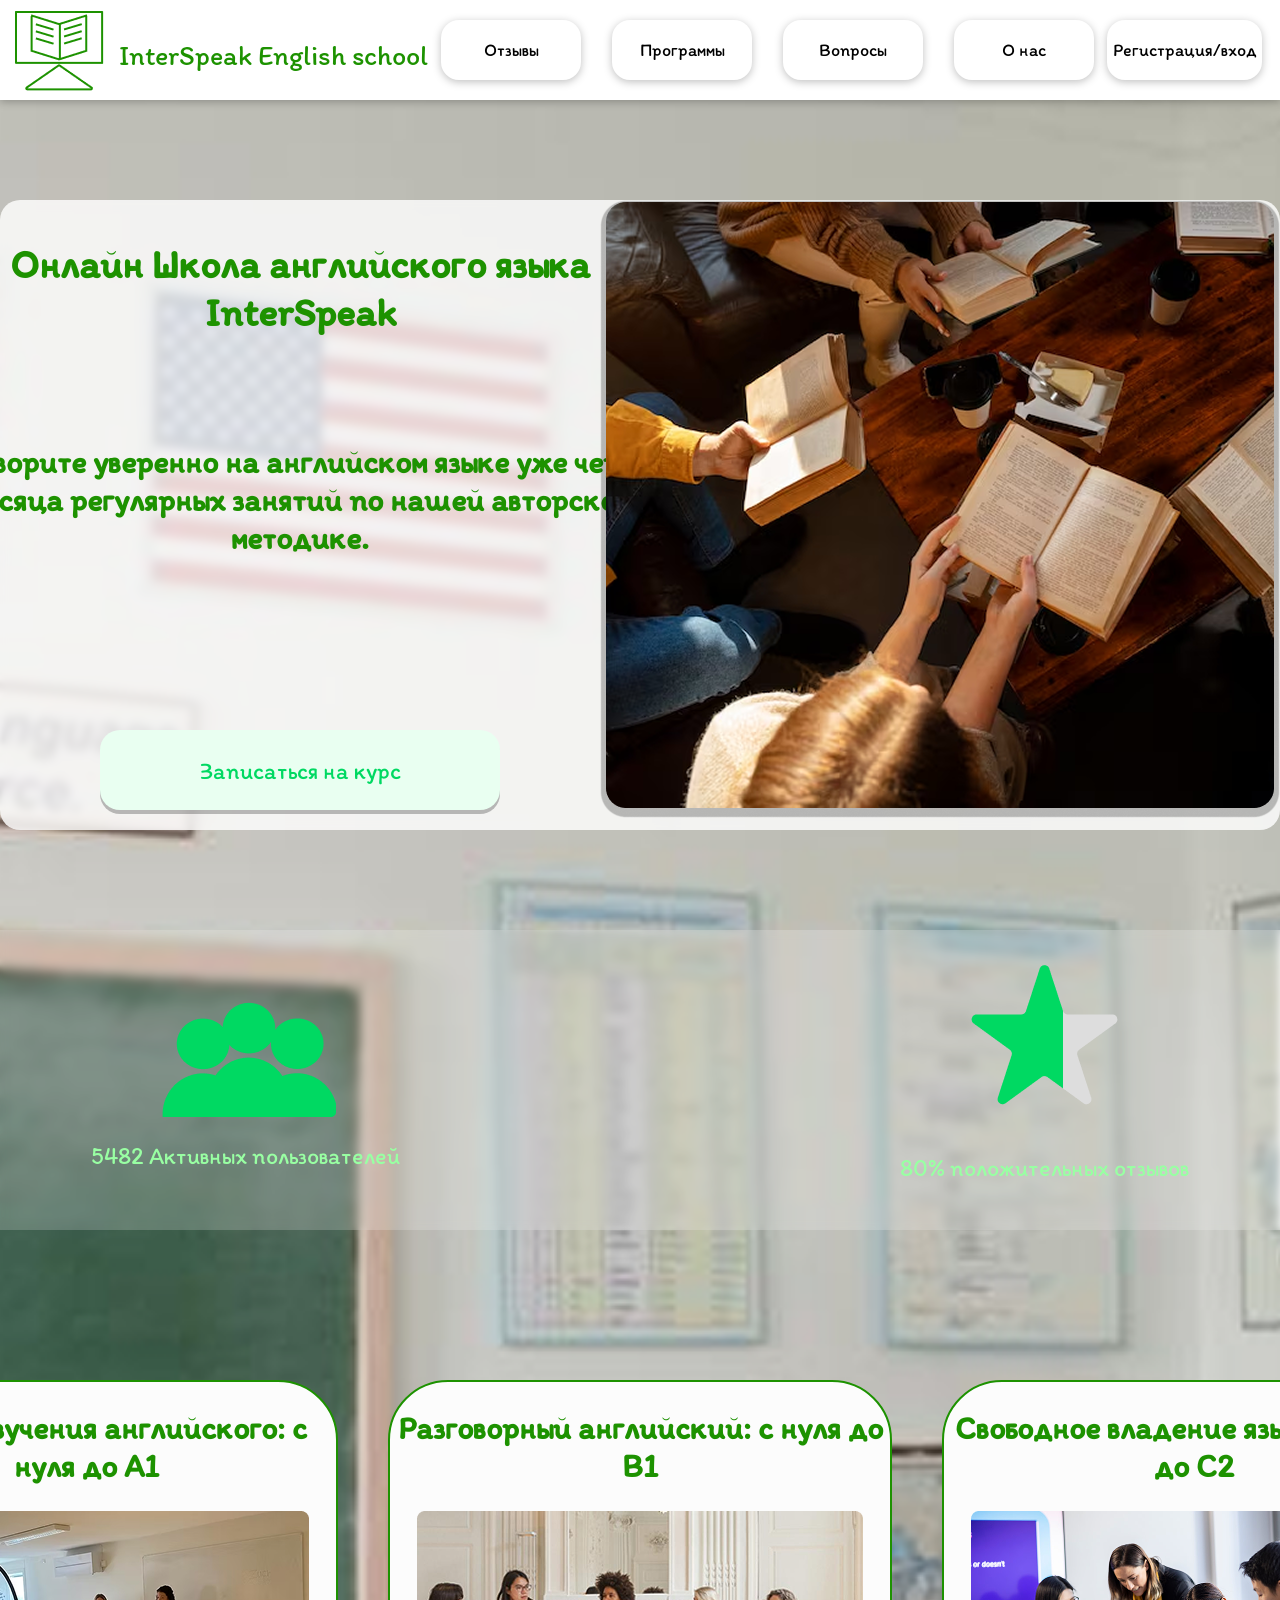
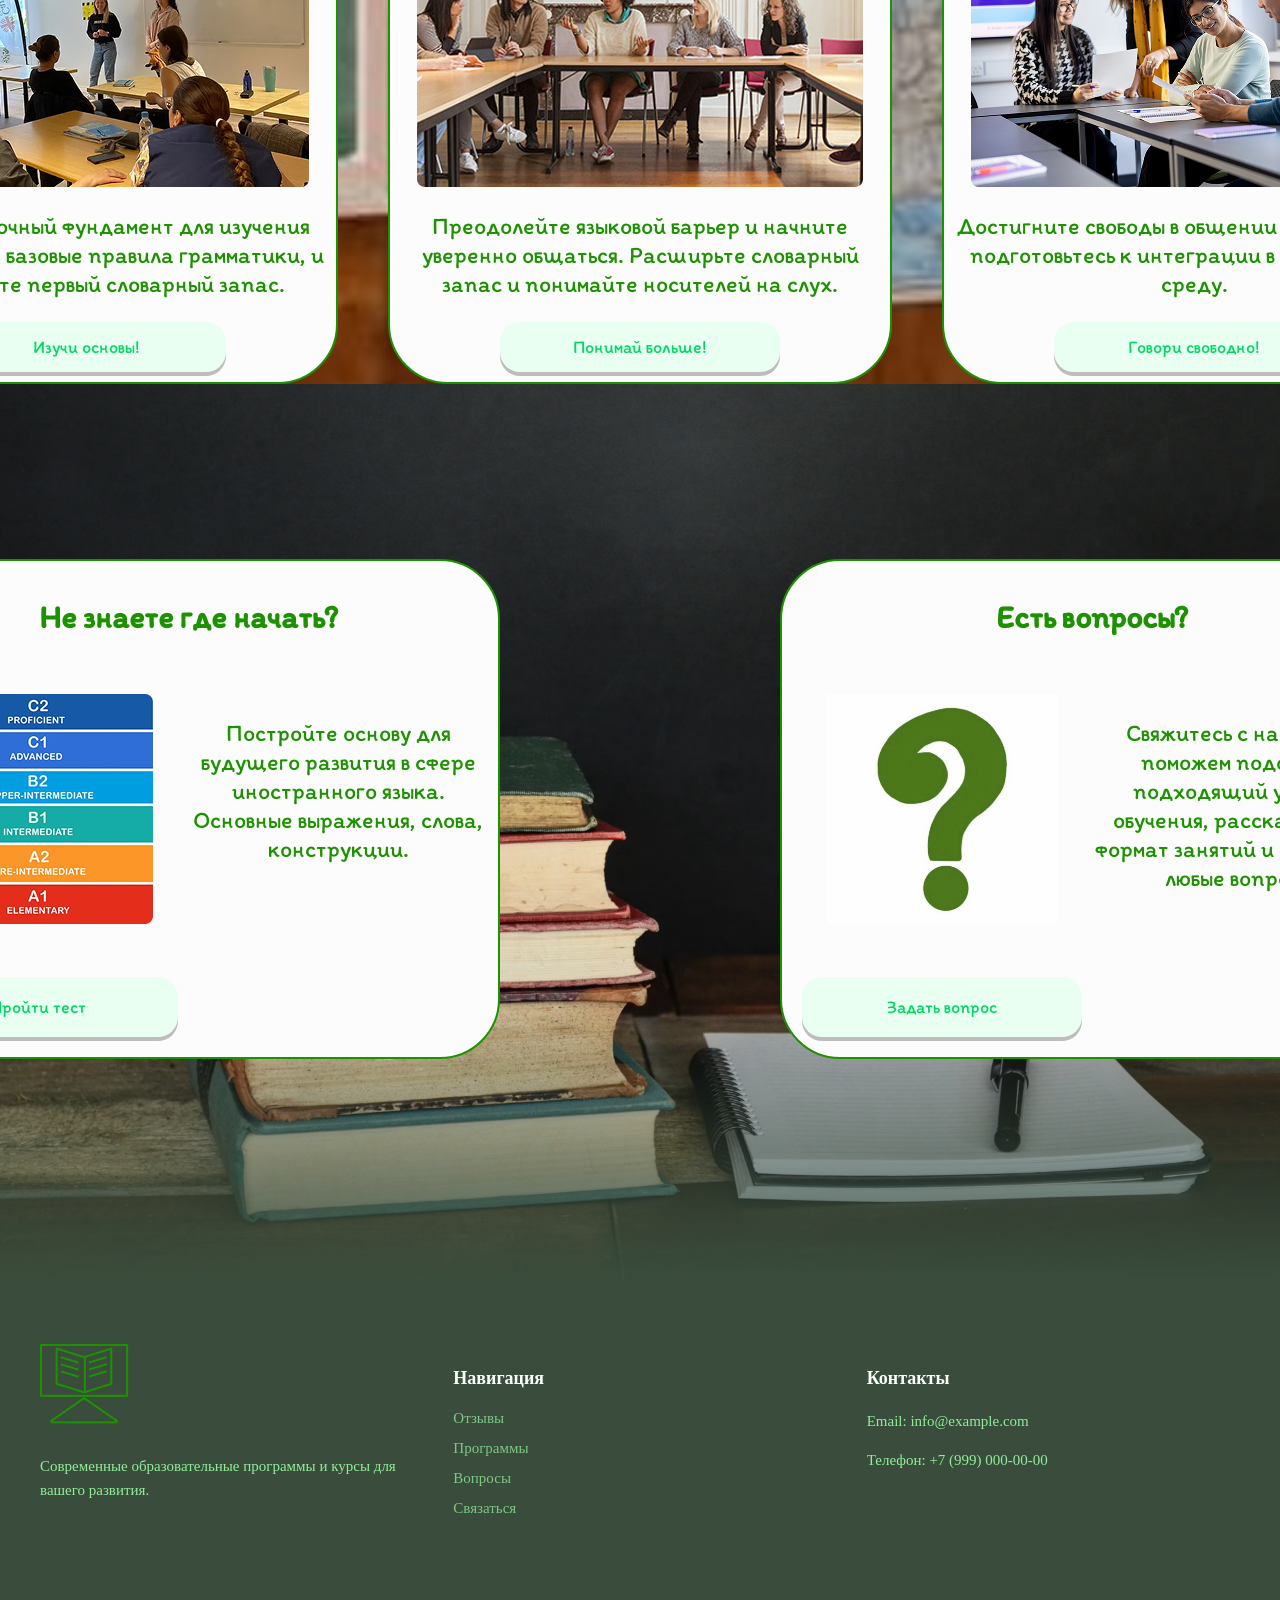
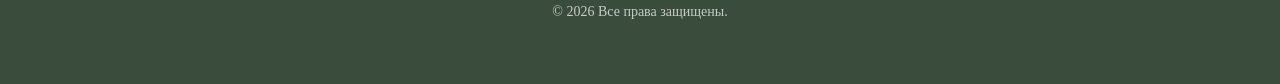
<file: public/pages/index.html>
<!DOCTYPE html>
<html lang="">
  <head>
    <meta charset="utf-8">
    <link rel="stylesheet" href="../assets/css/style.css">
    <title></title>
  </head>
  <body>
    <div class="background-container">
      <section class="bg-section bg-classroom">
        <header>
          <nav>
            <div class="headerWrap">
              <img src="../assets/images/Icons/logo.png" alt="Logo" style="margin-right: 15px; margin-left: 15px;">
              <div class="headerTitle">InterSpeak English school</div>
            </div>
            <div class="headerButtonRow">
              <button class="headerBtn">Отзывы</button>
              <button class="headerBtn" onclick="location.href='catalog.html'">Программы</button>
              <button class="headerBtn">Вопросы</button>
              <button class="headerBtn">О нас</button>
            </div>
            <button class="headerBtn" style="margin-right: 2vh;" id="mainPageRegBtn">Регистрация/вход</button>
            
          </nav>
        </header>
        
        <main>
          <!-- Main Information -->
          <section class="infoBlock">
            <div class="infoText">
              <h1 class="infoTextTitle">Онлайн Школа английского языка InterSpeak</h1>
              <h2 class="infoTextContent">Заговорите уверенно на английском языке уже через 2 месяца регулярных занятий по нашей авторской методике.</h2>
              <button class="infoBlockButton">Записаться на курс</button>
            </div>
            <img src="../assets/images/hero/heroBook.png" alt="heroBook">
          </section>
          <!-- Statistics -->
          <section class="statisticsBlock">
            <div class="concurrentUsers">
              <img src="../assets/images/Icons/communityIcon.png" alt="users">
              <p>5482 Активных пользователей</p>
            </div>
            <div class="totalRating">
            <img src="../assets/images/Icons/ratingIcon.png" alt="rating">
            <p>80% положительных отзывов</p>
            </div>
          </section>
          <!-- Level cards -->
          <section class="cardsList">
            <div class="levelCard">
              <h2 class="cardTitle">Основы изучения английского: с нуля до A1</h2>
              <img src="../assets/images/hero/A1levelHero.png" alt="level A1">
              <p class="cardText">Заложите прочный фундамент для изучения языка. Освойте базовые правила грамматики, и сформируйте первый словарный запас.</p>
              <button class="cardButton">Изучи основы!</button>
            </div>
            <div class="levelCard">
              <h2 class="cardTitle">Разговорный английский: с нуля до B1</h2>
              <img src="../assets/images/hero/B1levelHero.png" alt="level B1">
              <p class="cardText">Преодолейте языковой барьер и начните уверенно общаться. Расширьте словарный запас и понимайте носителей на слух.</p>
              <button class="cardButton">Понимай больше!</button>
            </div>
            <div class="levelCard">
              <h2 class="cardTitle">Свободное владение языком: с нуля до C2</h2>
              <img src="../assets/images/hero/C1levelHero.png" alt="level C1">
              <p class="cardText">Достигните свободы в общении на любые темы. подготовьтесь к интеграции в англоязычную среду.</p>
              <button class="cardButton">Говори свободно!</button>
            </div>
          </section>
          <!-- misc cards -->
          <section class="bg-section bg-books">
            <section class="bottomCards">
              <div class="bottomCard">
                <h2 class="cardTitle" style="grid-column: span 2;">Не знаете где начать?</h2>
                <img src="../assets/images/hero/testHero.png" alt="test" class="bottomCardContent CardImage">
                <p class="cardText" style="grid-column: 2;">Постройте основу для будущего развития в сфере иностранного языка. Основные выражения, слова, конструкции.</p>
                <button class="cardButton bottomCardButton">Пройти тест</button>
              </div>
              <div class="bottomCard">
                <h2 class="cardTitle" style="grid-column: span 2; justify-self: center;">Есть вопросы?</h2>
                <img src="../assets/images/hero/questionmark.jpg" alt="level A1" class="bottomCardContent bottomCardImage">
                <p class="cardText">Свяжитесь с нами — мы поможем подобрать подходящий уровень обучения, расскажем про формат занятий и ответим на любые вопросы.</p>
                <button class="cardButton bottomCardButton" style="grid-row: 3;">Задать вопрос</button>
              </div>
            </section>
        </section>
        </main>
      
    </div>
    <footer>
      <div class="footer-container">
    <div class="footer-col">
      <div class="footer-logo">
        <img src="../assets/images/Icons/logo.png" alt="logo">
      </div>
      <p class="footer-text">Современные образовательные программы и курсы для вашего развития.</p>
    </div>
    <div class="footer-col">
      <h4>Навигация</h4>
      <ul class="footer-links">
        <li><a href="#">Отзывы</a></li>
        <li><a href="#">Программы</a></li>
        <li><a href="#">Вопросы</a></li>
        <li><a href="#">Связаться</a></li>
      </ul>
    </div>

    <div class="footer-col">
      <h4>Контакты</h4>
      <p class="footer-text">Email: info@example.com</p>
      <p class="footer-text">Телефон: +7 (999) 000-00-00</p>
    </div>
  </div>

  <div class="footer-bottom">
    <p>&copy; 2026 Все права защищены.</p>
  </div>
    </footer>
    <!-- Authorization/registration Popup -->
     <section class="popup visibleFalse" id="regPopup">
      <div class="popupShadow">
      <section class="popupAuthReg">
        <button class="popupCloseButton" id="registrationCloseBtn">Закрыть</button>
        <div class="authRegSelection">
          <button class="authRegSelectionButton" id="registrationSwitchBtn" disabled >Регистрация</button>
          <button class="authRegSelectionButton" id="authorizationSwitchBtn">Вход</button>
        </div>
        <div class="signSelection">
          <!-- Regisration block -->
          <form action="" class="registrationForm" id="registrationFormBlock">
            <div class="regFormSect" id="registrationNameFormField">
              <label for="registrationNameFormField" class="formFieldLabel">Имя</label>
              <input type="text" class="formField">
              <label for="registrationNameFormField" class="formFieldError"></label>
            </div>
            <div class="regFormSect" id="registrationEmailFormField">
              <label for="registrationEmailFormField" class="formFieldLabel">Email</label>
              <input type="text" class="formField">
              <label for="registrationEmailFormField" class="formFieldError"></label>
            </div>
            <div class="regFormSect" id="registrationPasswordFormField">
              <label for="registrationPasswordFormField" class="formFieldLabel">Пароль</label>
              <input type="text" class="formField">
              <label for="registrationPasswordFormField" class="formFieldError"></label>
            </div>
            <div class="regFormSect" id="registrationConfPassFormField">
              <label for="registrationConfPassFormField" class="formFieldLabel">Подтвердите пароль</label>
              <input type="text" class="formField">
              <label for="registrationConfPassFormField" class="formFieldError"></label>
            </div>
            <div class="regFormSectHorizontal">
              <div class="regFormSect">
                <label for="formBirthDateField" class="formFieldLabel">fsf</label>
                <input type="date" id="formBirthDateField" style="width: 140px; height: 30px; background: #F5FFF7;">
              </div>

              <div id="formGenderSelect" class="regFormSect">
                <label for="genderSelectFields" class="formFieldLabel">ваш пол</label>
                <div style="display: flex;" di="genderSelectFields">
                  <button class="genderSelectButton">
                    <img src="../assets/images/Icons/maleIcon.png" alt="maleIcon">
                  </button>
                  <button class="genderSelectButton">
                    <img src="../assets/images/Icons/femIcon.png" alt="femaleIcon">
                  </button>
                </div>
              </div>
            </div>
            <div class="regFormSectHorizontal">
                <div style="display: flex; flex-direction: column;">
                  <label for="regLevelSelect" id="regLevelLable" style="color: #1D9200;">Ваш уровень:</label>
                  <label for="regLevelLable" id="regLevelTip" class="regLowerText">
                    <link rel="stylesheet" href="">Не знаете ваш уровень?
                </label>
              </div>
              <select id="regLevelSelect" class="levelSelection">
                  <option value="0"></option>
                  <option value="">A1</option>
                  <option value="">A2</option>
                  <option value="">B1</option>
                  <option value="">B2</option>
                  <option value="">C1</option>
                  <option value="">C2</option>
              </select>
            </div>
            <div id="formAgreementBlock">
              <div class="formAgreementWrap">
                <input type="checkbox" class="formAgreement"><span class="formAgreementText">ознакомлен с пользовательским соглашением</span>
              </div>
              <div class="formAgreementWrap">
                <input type="checkbox" class="formAgreement"><span class="formAgreementText">Соглашение</span>
              </div>
            </div>
            <button class="authRegButton">Зарегистрироваться</button>
            <link rel="stylesheet" href=""><span class="regLowerText">Уже есть аккаунт?</span>
          </form>
          <!-- Authorization block -->
          <form action="" class="registrationForm visibleFalse" id="authorizationFormBlock">
            <div style="margin-top: 100px;">
             <div class="regFormSect">
              <label for="registrationNameFormField" class="formFieldLabel">Логин</label>
              <input type="text" class="formField" id="registrationNameFormField">
              <label for="registrationNameFormField" class="formFieldError">имя уже используется</label>
            </div>
            <div class="regFormSect">
              <label for="registrationPassFormField" class="formFieldLabel">Пароль</label>
              <input type="text" class="formField" id="registrationPassFormField">
              <label for="registrationPassFormField" class="formFieldError">err</label>
            </div>
            </div>
            <button class="authRegButton" style="margin-top: 100px ;">Войти</button>
          </form>
        </div>
      </section>
      </div>
     </section>
  </body>
  <script src="../assets/js/main.js"></script>
</html>
</file>
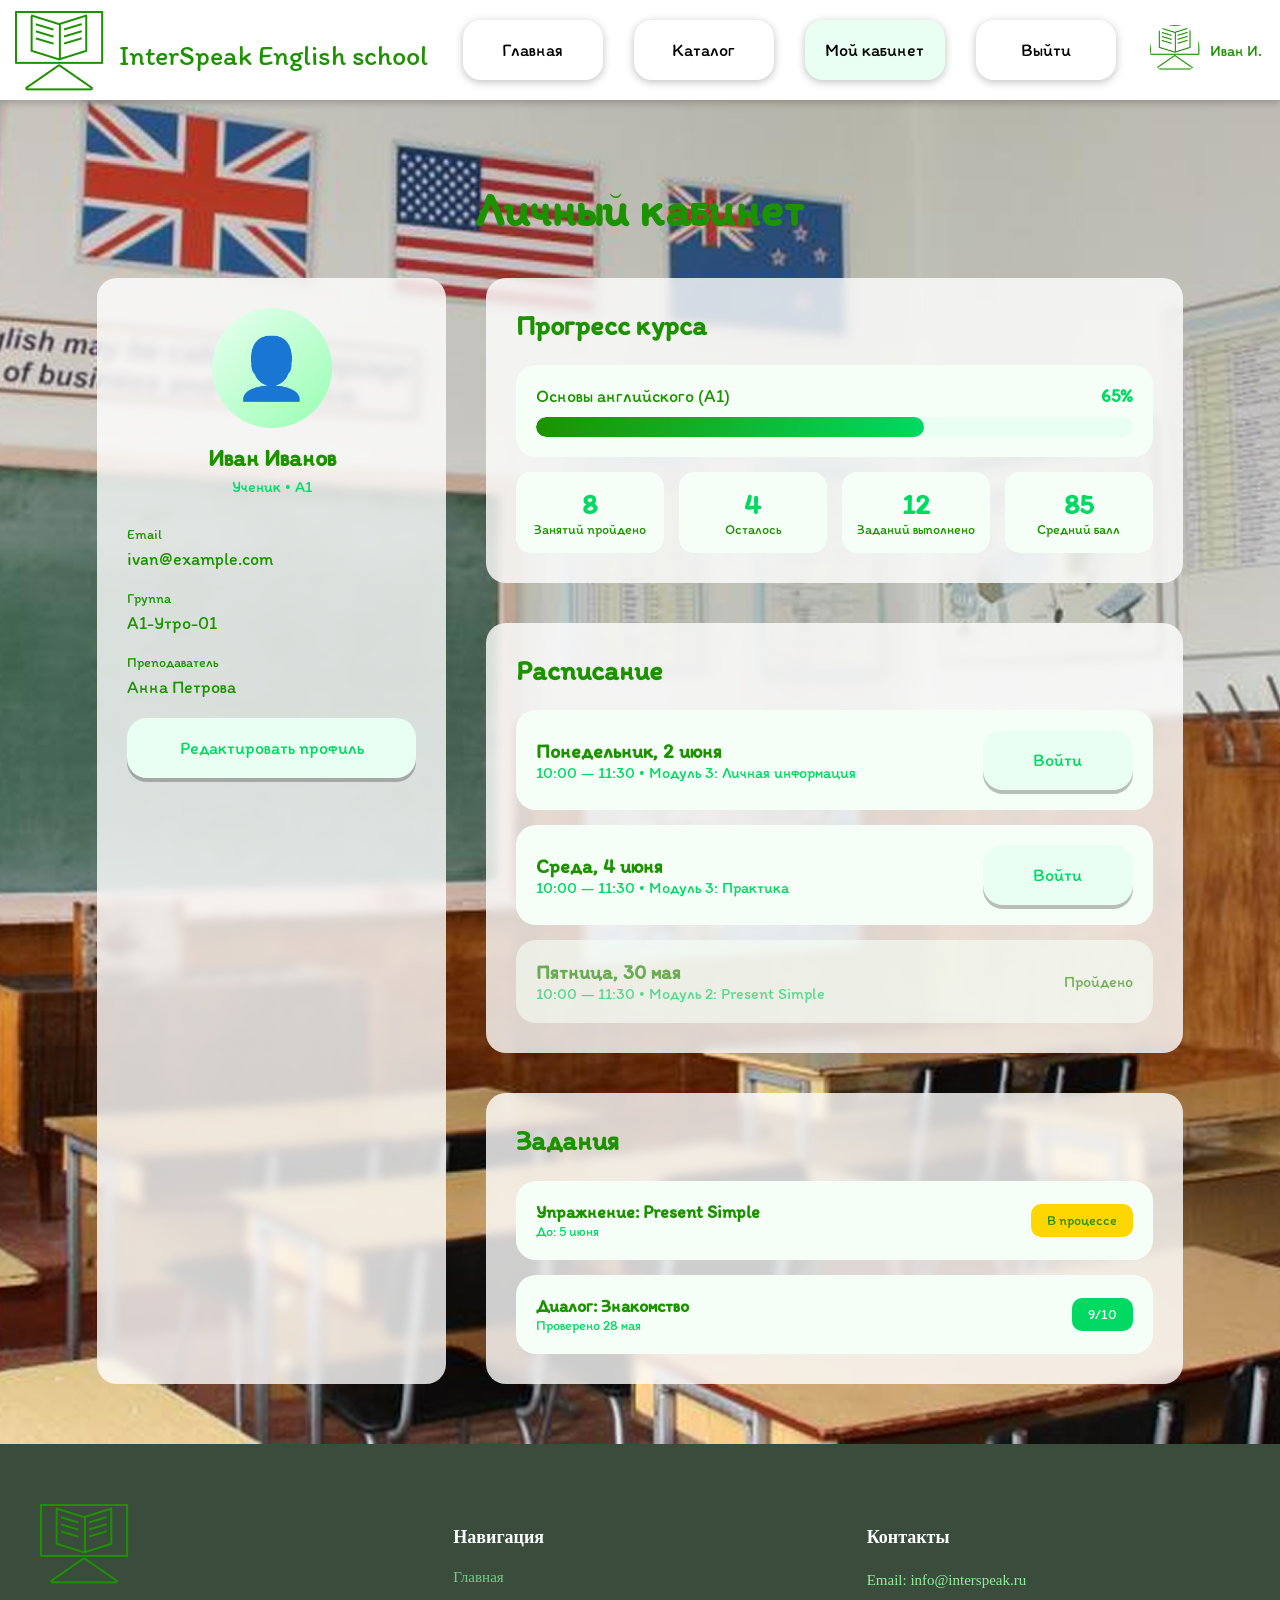
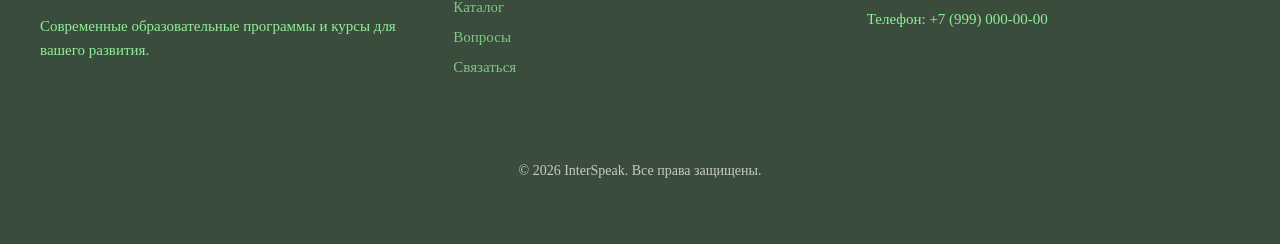
<file: public/pages/personal.html>
<!DOCTYPE html>
<html lang="ru">
<head>
    <meta charset="utf-8">
    <link rel="stylesheet" href="../assets/css/style.css">
    <title>Личный кабинет — InterSpeak</title>
</head>
<body>
    <div class="background-container">
        <section class="bg-section bg-classroom" style="min-height: 100vh; height: auto;">
            <header>
                <nav>
                    <div style="display: flex; align-items: center; margin-top: 10px;">
                        <img src="../assets/images/Icons/logo.png" alt="Logo" style="margin-right: 15px; margin-left: 15px;">
                        <div class="headerTitle">InterSpeak English school</div>
                    </div>
                    <div class="headerButtonRow">
                        <button class="headerBtn" onclick="location.href='index.html'">Главная</button>
                        <button class="headerBtn" onclick="location.href='catalog.html'">Каталог</button>
                        <button class="headerBtn" style="background: #E9FFF1;">Мой кабинет</button>
                        <button class="headerBtn">Выйти</button>
                    </div>
                    <div style="display: flex; align-items: center; margin-right: 2vh; gap: 10px;">
                        <img src="../assets/images/Icons/logo.png" alt="avatar" style="width: 50px; height: 50px; border-radius: 50%;">
                        <span style="font-family: 'Itim Cyrillic'; color: #1D9200;">Иван И.</span>
                    </div>
                </nav>
            </header>

            <main style="padding-top: 140px; padding-bottom: 60px; max-width: 1400px; margin: 0 auto;">
                
                <h1 style="font-family: 'Itim Cyrillic'; color: #1D9200; font-size: 48px; text-align: center; margin-bottom: 40px;">
                    Личный кабинет
                </h1>

                <div style="display: grid; grid-template-columns: 1fr 2fr; gap: 40px;">
                    
                    <!-- Sidebar -->
                    <div class="infoBlock" style="margin-top: 0; height: auto; display: block; padding: 30px;">
                        <div style="text-align: center; margin-bottom: 30px;">
                            <div style="width: 120px; height: 120px; border-radius: 50%; background: linear-gradient(135deg, #E9FFF1, #98FFB3); margin: 0 auto 15px; display: flex; align-items: center; justify-content: center;">
                                <span style="font-size: 60px;">👤</span>
                            </div>
                            <h2 style="font-family: 'Itim Cyrillic'; color: #1D9200; margin: 0;">Иван Иванов</h2>
                            <p style="font-family: 'Itim Cyrillic'; color: #00D962; margin: 5px 0;">Ученик • A1</p>
                        </div>
                        
                        <div style="margin-bottom: 20px;">
                            <div style="font-family: 'Itim Cyrillic'; color: #1D9200; font-size: 14px; margin-bottom: 5px;">Email</div>
                            <div style="font-family: 'Itim Cyrillic'; color: #1D9200; font-size: 18px;">ivan@example.com</div>
                        </div>
                        
                        <div style="margin-bottom: 20px;">
                            <div style="font-family: 'Itim Cyrillic'; color: #1D9200; font-size: 14px; margin-bottom: 5px;">Группа</div>
                            <div style="font-family: 'Itim Cyrillic'; color: #1D9200; font-size: 18px;">A1-Утро-01</div>
                        </div>
                        
                        <div style="margin-bottom: 20px;">
                            <div style="font-family: 'Itim Cyrillic'; color: #1D9200; font-size: 14px; margin-bottom: 5px;">Преподаватель</div>
                            <div style="font-family: 'Itim Cyrillic'; color: #1D9200; font-size: 18px;">Анна Петрова</div>
                        </div>
                        
                        <button class="cardButton" style="width: 100%; margin-left: 0;">Редактировать профиль</button>
                    </div>

                    <!-- Main Content -->
                    <div>
                        <!-- Progress -->
                        <div class="infoBlock" style="margin-top: 0; height: auto; display: block; padding: 30px; margin-bottom: 40px;">
                            <h2 style="font-family: 'Itim Cyrillic'; color: #1D9200; font-size: 28px; margin-top: 0;">Прогресс курса</h2>
                            <div style="background: #F5FFF7; border-radius: 20px; padding: 20px; margin-bottom: 15px;">
                                <div style="display: flex; justify-content: space-between; margin-bottom: 10px;">
                                    <span style="font-family: 'Itim Cyrillic'; color: #1D9200; font-size: 18px;">Основы английского (A1)</span>
                                    <span style="font-family: 'Itim Cyrillic'; color: #00D962; font-size: 18px; font-weight: bold;">65%</span>
                                </div>
                                <div style="width: 100%; height: 20px; background: #E9FFF1; border-radius: 10px; overflow: hidden;">
                                    <div style="width: 65%; height: 100%; background: linear-gradient(90deg, #1D9200, #00D962); border-radius: 10px;"></div>
                                </div>
                            </div>
                            <div style="display: grid; grid-template-columns: repeat(4, 1fr); gap: 15px; text-align: center;">
                                <div style="padding: 15px; background: #F5FFF7; border-radius: 15px;">
                                    <div style="font-family: 'Itim Cyrillic'; color: #00D962; font-size: 28px; font-weight: bold;">8</div>
                                    <div style="font-family: 'Itim Cyrillic'; color: #1D9200; font-size: 14px;">Занятий пройдено</div>
                                </div>
                                <div style="padding: 15px; background: #F5FFF7; border-radius: 15px;">
                                    <div style="font-family: 'Itim Cyrillic'; color: #00D962; font-size: 28px; font-weight: bold;">4</div>
                                    <div style="font-family: 'Itim Cyrillic'; color: #1D9200; font-size: 14px;">Осталось</div>
                                </div>
                                <div style="padding: 15px; background: #F5FFF7; border-radius: 15px;">
                                    <div style="font-family: 'Itim Cyrillic'; color: #00D962; font-size: 28px; font-weight: bold;">12</div>
                                    <div style="font-family: 'Itim Cyrillic'; color: #1D9200; font-size: 14px;">Заданий выполнено</div>
                                </div>
                                <div style="padding: 15px; background: #F5FFF7; border-radius: 15px;">
                                    <div style="font-family: 'Itim Cyrillic'; color: #00D962; font-size: 28px; font-weight: bold;">85</div>
                                    <div style="font-family: 'Itim Cyrillic'; color: #1D9200; font-size: 14px;">Средний балл</div>
                                </div>
                            </div>
                        </div>

                        <!-- Schedule -->
                        <div class="infoBlock" style="margin-top: 0; height: auto; display: block; padding: 30px; margin-bottom: 40px;">
                            <h2 style="font-family: 'Itim Cyrillic'; color: #1D9200; font-size: 28px; margin-top: 0;">Расписание</h2>
                            <div style="display: flex; flex-direction: column; gap: 15px;">
                                <div style="padding: 20px; background: #F5FFF7; border-radius: 20px; display: flex; justify-content: space-between; align-items: center;">
                                    <div>
                                        <div style="font-family: 'Itim Cyrillic'; color: #1D9200; font-size: 20px; font-weight: bold;">Понедельник, 2 июня</div>
                                        <div style="font-family: 'Itim Cyrillic'; color: #00D962; font-size: 16px;">10:00 — 11:30 • Модуль 3: Личная информация</div>
                                    </div>
                                    <button class="cardButton" style="margin: 0; width: 150px;">Войти</button>
                                </div>
                                <div style="padding: 20px; background: #F5FFF7; border-radius: 20px; display: flex; justify-content: space-between; align-items: center;">
                                    <div>
                                        <div style="font-family: 'Itim Cyrillic'; color: #1D9200; font-size: 20px; font-weight: bold;">Среда, 4 июня</div>
                                        <div style="font-family: 'Itim Cyrillic'; color: #00D962; font-size: 16px;">10:00 — 11:30 • Модуль 3: Практика</div>
                                    </div>
                                    <button class="cardButton" style="margin: 0; width: 150px;">Войти</button>
                                </div>
                                <div style="padding: 20px; background: #F5FFF7; border-radius: 20px; display: flex; justify-content: space-between; align-items: center; opacity: 0.6;">
                                    <div>
                                        <div style="font-family: 'Itim Cyrillic'; color: #1D9200; font-size: 20px; font-weight: bold;">Пятница, 30 мая</div>
                                        <div style="font-family: 'Itim Cyrillic'; color: #00D962; font-size: 16px;">10:00 — 11:30 • Модуль 2: Present Simple</div>
                                    </div>
                                    <span style="font-family: 'Itim Cyrillic'; color: #1D9200; font-size: 16px;">Пройдено</span>
                                </div>
                            </div>
                        </div>

                        <!-- Assignments -->
                        <div class="infoBlock" style="margin-top: 0; height: auto; display: block; padding: 30px;">
                            <h2 style="font-family: 'Itim Cyrillic'; color: #1D9200; font-size: 28px; margin-top: 0;">Задания</h2>
                            <div style="display: flex; flex-direction: column; gap: 15px;">
                                <div style="padding: 20px; background: #F5FFF7; border-radius: 20px; display: flex; justify-content: space-between; align-items: center;">
                                    <div>
                                        <div style="font-family: 'Itim Cyrillic'; color: #1D9200; font-size: 18px; font-weight: bold;">Упражнение: Present Simple</div>
                                        <div style="font-family: 'Itim Cyrillic'; color: #00D962; font-size: 14px;">До: 5 июня</div>
                                    </div>
                                    <span style="padding: 8px 16px; background: #FFD700; color: #1D9200; border-radius: 10px; font-family: 'Itim Cyrillic'; font-size: 14px;">В процессе</span>
                                </div>
                                <div style="padding: 20px; background: #F5FFF7; border-radius: 20px; display: flex; justify-content: space-between; align-items: center;">
                                    <div>
                                        <div style="font-family: 'Itim Cyrillic'; color: #1D9200; font-size: 18px; font-weight: bold;">Диалог: Знакомство</div>
                                        <div style="font-family: 'Itim Cyrillic'; color: #00D962; font-size: 14px;">Проверено 28 мая</div>
                                    </div>
                                    <span style="padding: 8px 16px; background: #00D962; color: white; border-radius: 10px; font-family: 'Itim Cyrillic'; font-size: 14px;">9/10</span>
                                </div>
                            </div>
                        </div>
                    </div>
                </div>

            </main>
        </section>
    </div>

    <footer>
        <div class="footer-container">
            <div class="footer-col">
                <div class="footer-logo">
                    <img src="../assets/images/Icons/logo.png" alt="logo">
                </div>
                <p class="footer-text">Современные образовательные программы и курсы для вашего развития.</p>
            </div>
            <div class="footer-col">
                <h4>Навигация</h4>
                <ul class="footer-links">
                    <li><a href="index.html">Главная</a></li>
                    <li><a href="catalog.html">Каталог</a></li>
                    <li><a href="#">Вопросы</a></li>
                    <li><a href="#">Связаться</a></li>
                </ul>
            </div>
            <div class="footer-col">
                <h4>Контакты</h4>
                <p class="footer-text">Email: info@interspeak.ru</p>
                <p class="footer-text">Телефон: +7 (999) 000-00-00</p>
            </div>
        </div>
        <div class="footer-bottom">
            <p>&copy; 2026 InterSpeak. Все права защищены.</p>
        </div>
    </footer>

    <script src="../assets/js/main.js"></script>
</body>
</html>
</file>
<file: public/assets/css/style.css>
@font-face {
    font-family: "Itim Cyrillic";
    src: url("../itimcyrillic.otf");
}
.visibleFalse {
    display: none !important; 
    
}
body {
    display: flex;
    flex-direction: column;
    min-height: 100vh;
    width: 100%;
    margin: 0;
}
a {
    text-decoration: none;
}

.background-container {
    flex: 1;
    width: 100%;
    flex: 1 0 auto;
}

.bg-section {
    width: 100%;
    background-repeat: no-repeat;
    background-position: center top;
    background-size: cover;
    flex: 1 0 auto;
    min-height: 100vh;
    height: auto;
}

.bg-books {
    background-image: linear-gradient(
        to bottom, 
        rgba(138, 180, 132, 0) 70%, 
        rgba(58, 77, 60, 1) 100%
    ), 
    url('../images/hero/BGBooks.png');
}

.bg-classroom {
    background-image: url(../images/hero/BGClassroom.png);
}
.headerWrap {
    display: flex;
    align-items: center;
    margin-top: 10px;
}
header {
    font-family: "Itim Cyrillic";
    position: fixed;
    top: 0;
    background: rgba(255, 255, 255, 1);
    display: flex;
    height: 100px;
    width: 100%;
    justify-content: space-between;
    backdrop-filter: blur(5px);
    z-index: 10;
}
nav {
    box-shadow: 0 2px 8px rgba(0, 0, 0, 0.25);
    align-items: center;
    width: 100%;
    display: flex;
    justify-content: space-between;
    flex-wrap: wrap;
}
.headerButtonRow {
    display: flex;
    gap: 31px;
    flex-wrap: wrap;
}
.headerBtn {
    font-family: "Itim Cyrillic";
    cursor: pointer;
    height: 60px;
    min-width: 140px;
    background: rgba(255, 255, 255, 0.1);
    border: 0px;
    border-radius: 2vh;
    box-shadow: 0px 2px 8px rgba(0, 0, 0, 0.25);
    font-size: 18px;
    transition: ease-in 0.1s;
}
.headerBtn:hover {
    background: rgba(255, 255, 255, 0.3);
}
.headerBtn:active {
    background: rgba(150, 150, 150, 0.2);
    box-shadow: inset 0px 2px 4px rgba(0, 0, 0, 0.15);
}
.headerTitle {
    font-size: 28px;
    color: #1D9200;
}
/* Footer */
footer {
    color: white;
    background:rgb(58, 77, 60);
    height: 400px;
    width: 100%;    
    margin: 0;
    flex-shrink: 0;
    z-index: 100;
}
.footer-container {
    max-width: 1200px;
    margin: 0 auto;
    padding: 60px 20px 40px 20px;
    display: flex;
    justify-content: space-between;
    gap: 40px;
    flex-wrap: wrap;
}

.footer-col {
    flex: 1;
    min-width: 250px;
}

.footer-logo {
    font-size: 24px;
    margin-bottom: 15px;
    font-weight: bold;
}

.footer-col h4 {
    font-size: 18px;
    margin-bottom: 20px;
    position: relative;
    font-weight: 600;
}

.footer-text {
    color:#99ffa3 ;
    font-size: 15px;
    line-height: 1.6;
    margin-bottom: 10px;
    opacity: 0.9;
}

.footer-links {
    list-style: none;
    padding: 0;
    margin: 0;
}

.footer-links li {
    margin-bottom: 12px;
}

.footer-links a {
    color: #7dc785;
    text-decoration: none;
    font-size: 15px;
    transition: opacity 0.2s ease;
}

.footer-links a:hover {
    opacity: 0.7; 
}
.footer-bottom {
    border-top: 1px solid rgba(44, 74, 47, 0.15);
    max-width: 1200px;
    margin: 0 auto;
    padding: 20px;
    text-align: center;
    font-size: 14px;
    opacity: 0.7;
}
/* mainpage */

main {
    display: flex;
    flex-direction: column;
    align-items: center;
    flex: 1 0 auto;

}

.infoBlock {
    font-family: "Itim Cyrillic";
    box-sizing: border-box;
    display: grid;
    grid-template-columns: repeat(3, 1fr);
    margin-top: 200px;
    height: 630px;
    max-width: 1600px;
    background: rgba(255, 255, 255, 0.8);
    backdrop-filter: blur(5px);
    border-radius: 20px;
}


.infoTextWrap {
    display: flex;
    justify-content: center;
}

.infoText {
    padding-bottom: 20px;
    grid-column: span 2;
    display: flex;
    flex-direction: column;
    text-align: center;
    align-items: center;
    justify-content: space-between;
    color: #1D9200;
}
.infoTextTitle {
    font-size: 40px;
}
.infoTextContent {
    margin-bottom: auto;
    padding-top: 40px;
    width: 800px;
    font-size: 32px;
}

.infoBlockButton {
    cursor: pointer;
    font-family: "Itim Cyrillic";
    width: 400px;
    height: 80px;
    font-size: 24px;
    border-radius: 20px;
    border: 0;
    background: #E9FFF1;
    box-shadow: 0 4px 0px rgba(0, 0, 0, 0.25);
    color: #00D962;
}
.infoBlockButton:hover {
    background: #2de200;
    color: white;
    box-shadow: 0 6px 0px rgba(0, 0, 0, 0.3);
    transform: translateY(-2px);
}
.statisticsBlock {
    display: flex;
    justify-content: center;
    gap: 500px;
    margin-top: 100px;
    height: 200px;
    width: 1500px;
    background: rgba(255, 255, 255, 0.2);
    backdrop-filter: blur(5px);
    border-radius: 30px;
    padding: 50px;
    align-items: center;
}

.concurrentUsers, .totalRating {
    display: flex;
    flex-direction: column;
    align-items: center;
    color: #99ffa3;
    font-size: 24px;
    font-family: "Itim Cyrillic";
}

.cardsList {
    margin-top: 150px;
    display: flex;
    gap: 50px;
    
}

.levelCard {
    font-family: "Itim Cyrillic";
    display: flex;
    flex-direction: column;
    align-items: center;
    height: 600px;
    width: 500px;
    background: #FCFCFC;
    border-radius: 60px;
    border: #1D9200 2px solid;
}

.cardTitle{
    color: #1D9200;
    font-size: 32px;
    text-align: center;
}

.cardText {
    min-width: 300px;
    text-align: center;
    font-size: 24px;
    color: #1D9200;
}

.cardButton {
    cursor: pointer;
    width: 280px;
    height: 60px;
    margin: 10px;
    margin-top: auto;
    border: 0px;
    border-radius: 20px;
    background: #E9FFF1;
    box-shadow: 0 4px 0px rgba(0, 0, 0, 0.25);
    color: #00D962;
    font-size: 18px;
    font-family: "Itim Cyrillic";
}
.cardButton:hover {
    background: #2de200;
    color: white;
    box-shadow: 0 6px 0px rgba(0, 0, 0, 0.3);
    transform: translateY(-2px);
}
.cardButton:focus {
    outline: 2px solid #1D9200;
    outline-offset: 2px;
}

.bottomCards {
    font-family: "Itim Cyrillic";
    padding-top: 175px;
    display: flex;
    gap: 280px;
    justify-content: center;
}
.bottomCard {
    display: grid;
    grid-template-rows: repeat(3, 1fr);
    grid-template-columns: repeat(2, 1fr);
    height: 500px;
    max-width: 680px;
    padding: 10px;
    box-sizing: border-box;
    gap: 0px;
    background: #FCFCFC;
    border-radius: 60px;
    border: #1D9200 2px solid;
}
.bottomCardImage {
    grid-column: 1;
    width: 230px;
    height: 230px;
    justify-self: center;
}
.bottomCardContent {
    justify-self: center;
}
.bottomCardButton {
    grid-row: 3;
    justify-self: center
}

/* Pop-ups */
.popupShadow {
    position: fixed;
    top: 0;
    left: 0;
    height: 100%;
    width: 100%;
    background: rgba(0, 0, 0, 0.40);
    display: flex;
    justify-content: center;
    align-items: center;
    z-index: 10;
}
.popupCloseButton {
    width: 200px;
    height: 30px;
    background: #F5FFF7;
}
.popupAuthReg {
    z-index: 15;
    padding: 10px;
    box-sizing: border-box;
    width: 670px;
    height: 760px;
    max-height: 100%;
    background: white;
    inset: 0;
    border-radius: 50px;
    display: flex;
    flex-direction: column;
    align-items: center;
    overflow-y: auto;
}
.authRegSelection {
    margin: 10px;
    display: flex;
    justify-content: space-evenly;
    align-items: center;
    border: black 1px solid;
    width: 500px;
    height: 40px;

}
.authRegSelectionButton {
    cursor: pointer;
    text-align: center;
    width: 250px;
    height: 40px;
    font-family: "Itim Cyrillic";
    color: #1D9200;
    font-size: 20px;
    background: #F5FFF7;
}
.authRegSelectionButton:disabled {
    cursor: default;
    background: #9ac190;
}
.signSelection {
    font-family:  "Itim Cyrillic";
    font-size: 24px;
    height: 600px;
    width: 500px;
}
.formField {
    width: 350px;
    height: 30px;
    border-radius: 10px;
    border: 1px black solid;
    background: #F5FFF7;
}
.formFieldLabel {
    color: #1D9200;
    font-size: 24px;
}
.regFormSect {
    display: flex;
    flex-direction: column;
    align-items: start;
}
.regFormSectHorizontal {
    width: 350px;
    display: flex;
    justify-content:flex-start;
    gap: 52px;
}
.formFieldError {
    margin-left: 5px;
    font-size: 12px;
    color: red;
}
.registrationForm {
    display: flex;
    flex-direction: column;
    align-items: center;
    inset: 0;
    gap: 5px;
}
.genderSelectButton {
    width: 45px;
    height: 32px;
    background: #F5FFF7;

}
.levelSelection {
    width: 60px;
    height: 30px;
    background: #F5FFF7;
}
.formAgreementBlock {
    display: flex;
    flex-direction: column;
    align-items: start;
    width: 350px;
    padding: 10px;
}
.formAgreementWrap {
    display: flex;
    flex-direction: row;
}
.formAgreementText {
    font-size: 16px;
}
.authRegButton {
    width: 280px;
    height: 60px;
    background: #E9FFF1;
    font-family: "Itim Cyrillic";
    font-size: 24px;
    border-radius: 20px;
    border: #98FFB3 1px solid;
    color: #00D962;
    box-shadow: 0px 2px 1px rgba(0, 0, 0, 0.25) ;
}
.regLowerText {
    cursor:pointer;
    font-size: 12px;
    color: #49FF73;
}


/* Catalog page */


.catalog-grid {
    display: flex;
    flex-wrap: wrap;
    justify-content: center;
    gap: 40px;
}
.catalogLevelFilter {
    display: flex;
    justify-content: center;
    gap: 40px;
    margin-bottom: 50px;
    flex-wrap: wrap;
}
.catalogFilterButton {
    cursor: pointer;
    width: 180px;
    height: 90px;
    border: 1px solid #1D9200;
    border-radius: 20px;
    background:  #E9FFF1;
    font-size: 20px;
    font-family: "Itim Cyrillic";
}

.catalogFilterButton:active {
    background: rgba(150, 150, 150, 0.2);
    box-shadow: inset 0px 2px 4px rgba(0, 0, 0, 0.15);
}
.catalog-card {
    transition: transform 0.3s ease, box-shadow 0.3s ease;
}

.catalog-card:hover {
    transform: translateY(-10px);
    box-shadow: 0 20px 40px rgba(29, 146, 0, 0.2);
}
.catalogCardLevelBg {
    width: 100%;
    height: 180px;
    border-radius: 58px 58px 0 0;
    display: flex;
    align-items: center;
    justify-content: center;
}
.catalogCardLevel {
    display: flex;
    font-family: 'Itim Cyrillic';
    font-size: 64px;
}

.catalogCardText {
    text-align: center;
    color: #1D9200;
    padding: 0 30px;
    font-size: 18px;
}
/* Detail page */
.detail-module {
    padding: 20px;
    background: #F5FFF7;
    border-radius: 20px;
    margin-bottom: 15px;
    cursor: pointer;
    transition: all 0.2s ease;
    border: 2px solid transparent;
}

.detail-module:hover {
    background: #E9FFF1;
    border-color: #1D9200;
    transform: translateX(5px);
}

.review-card {
    padding: 20px;
    background: #F5FFF7;
    border-radius: 20px;
    transition: all 0.2s ease;
}

.review-card:hover {
    background: #E9FFF1;
    box-shadow: 0 4px 12px rgba(29, 146, 0, 0.1);
}

/* Personal page */
.progress-bar {
    width: 100%;
    height: 20px;
    background: #E9FFF1;
    border-radius: 10px;
    overflow: hidden;
}

.progress-fill {
    height: 100%;
    background: linear-gradient(90deg, #1D9200, #00D962);
    border-radius: 10px;
    transition: width 0.5s ease;
}

/* Admin page */
.admin-table {
    width: 100%;
    border-collapse: collapse;
    font-family: 'Itim Cyrillic';
}

.admin-table th {
    padding: 15px;
    text-align: left;
    color: #1D9200;
    border-bottom: 2px solid #1D9200;
    background: #F5FFF7;
}

.admin-table td {
    padding: 15px;
    color: #1D9200;
    border-bottom: 1px solid #E9FFF1;
}

.admin-table tr:hover td {
    background: #F5FFF7;
}

.status-badge {
    padding: 6px 12px;
    border-radius: 8px;
    font-size: 14px;
    font-family: 'Itim Cyrillic';
}

.status-pending {
    background: #FFD700;
    color: #1D9200;
}

.status-active {
    background: #00D962;
    color: white;
}

.status-completed {
    background: #3B82F6;
    color: white;
}

/* Hover states for all interactive elements */
.headerBtn:hover {
    background: #E9FFF1;
    color: #00D962;
    transform: translateY(-2px);
    box-shadow: 0px 4px 12px rgba(29, 146, 0, 0.3);
}

.headerBtn:focus {
    outline: 2px solid #1D9200;
    outline-offset: 2px;
}

.levelCard:hover {
    transform: translateY(-10px);
    box-shadow: 0 20px 40px rgba(29, 146, 0, 0.2);
    border-color: #00D962;
}

.footer-links a:hover {
    color: #99ffa3;
    transform: translateX(5px);
    display: inline-block;
}

.formField:hover {
    border-color: #1D9200;
}

.formField:focus {
    outline: 2px solid #1D9200;
    outline-offset: 2px;
    background: #E9FFF1;
}

.authRegButton:hover {
    background: #1D9200;
    color: white;
    transform: translateY(-2px);
}

.popupCloseButton:hover {
    background: #1D9200;
    color: white;
}

/* admin */

.admin-body {
            font-family: 'Itim Cyrillic', sans-serif;
            background: #E9FFF1;
            color: #1D9200;
            min-height: 100vh;
            margin: 0;
            padding: 0;
        }
        .admin-wrapper {
            display: flex;
            min-height: 100vh;
        }
        .admin-sidebar {
            width: 280px;
            background: #FCFCFC;
            border-right: 2px solid #1D9200;
            padding: 30px 20px;
            position: fixed;
            height: 100vh;
            overflow-y: auto;
        }
        .admin-logo {
            text-align: center;
            padding-bottom: 25px;
            border-bottom: 2px solid #E9FFF1;
            margin-bottom: 25px;
        }
        .admin-logo h2 {
            color: #1D9200;
            font-size: 28px;
            margin: 0;
        }
        .admin-logo p {
            color: #99ffa3;
            font-size: 14px;
            margin-top: 5px;
        }
        .admin-menu {
            list-style: none;
            padding: 0;
            margin: 0;
        }
        .admin-menu li {
            margin-bottom: 8px;
        }
        .admin-menu a {
            display: block;
            padding: 14px 18px;
            color: #1D9200;
            text-decoration: none;
            border-radius: 20px;
            font-size: 18px;
            transition: all 0.3s ease;
            border: 2px solid transparent;
        }
        .admin-menu a:hover, .admin-menu a.active {
            background: #E9FFF1;
            border-color: #1D9200;
            box-shadow: 0 4px 0px rgba(0, 0, 0, 0.15);
            transform: translateY(-2px);
        }
        .admin-content {
            margin-left: 280px;
            flex: 1;
            padding: 40px;
        }
        .admin-header {
            display: flex;
            justify-content: space-between;
            align-items: center;
            margin-bottom: 40px;
            padding-bottom: 20px;
            border-bottom: 2px solid #E9FFF1;
        }
        .admin-header h1 {
            font-size: 40px;
            color: #1D9200;
            margin: 0;
        }
        .admin-user {
            display: flex;
            align-items: center;
            gap: 15px;
        }
        .admin-user span {
            color: #1D9200;
            font-size: 18px;
        }
        .btn {
            padding: 12px 24px;
            border: none;
            border-radius: 20px;
            cursor: pointer;
            text-decoration: none;
            display: inline-block;
            font-family: 'Itim Cyrillic';
            font-size: 18px;
            transition: all 0.3s ease;
            box-shadow: 0 4px 0px rgba(0, 0, 0, 0.15);
        }
        .btn:hover {
            transform: translateY(-2px);
            box-shadow: 0 6px 0px rgba(0, 0, 0, 0.2);
        }
        .btn-primary {
            background: #E9FFF1;
            color: #00D962;
            border: 2px solid #1D9200;
        }
        .btn-primary:hover {
            background: #1D9200;
            color: white;
        }
        .btn-edit {
            background: #FFF3E0;
            color: #EF6C00;
            padding: 8px 16px;
            font-size: 14px;
            border: 2px solid #EF6C00;
        }
        .btn-delete {
            background: #FFEBEE;
            color: #e74c3c;
            padding: 8px 16px;
            font-size: 14px;
            border: 2px solid #e74c3c;
        }
        .btn-secondary {
            background: #F5FFF7;
            color: #1D9200;
            border: 2px solid #98FFB3;
        }
        .stats-grid {
            display: grid;
            grid-template-columns: repeat(4, 1fr);
            gap: 30px;
            margin-bottom: 40px;
        }
        .stat-card {
            background: #FCFCFC;
            padding: 30px;
            border-radius: 60px;
            border: 2px solid #1D9200;
            text-align: center;
            transition: all 0.3s ease;
        }
        .stat-card:hover {
            transform: translateY(-10px);
            box-shadow: 0 20px 40px rgba(29, 146, 0, 0.2);
        }
        .stat-card h3 {
            color: #1D9200;
            font-size: 18px;
            margin-bottom: 15px;
        }
        .stat-card .number {
            font-size: 48px;
            font-weight: bold;
            color: #00D962;
        }
        .admin-table {
            width: 100%;
            border-collapse: separate;
            border-spacing: 0 10px;
            margin-top: 20px;
        }
        .admin-table th {
            padding: 15px;
            text-align: left;
            color: #1D9200;
            background: #E9FFF1;
            border-radius: 20px 20px 0 0;
            font-size: 18px;
        }
        .admin-table td {
            padding: 15px;
            background: #FCFCFC;
            border: 2px solid #E9FFF1;
            border-left: none;
            border-right: none;
        }
        .admin-table tr:hover td {
            background: #F5FFF7;
        }
        .admin-table tr td:first-child {
            border-radius: 20px 0 0 20px;
            border-left: 2px solid #E9FFF1;
        }
        .admin-table tr td:last-child {
            border-radius: 0 20px 20px 0;
            border-right: 2px solid #E9FFF1;
        }
        .level-badge {
            padding: 6px 14px;
            border-radius: 20px;
            font-size: 14px;
            font-weight: bold;
            background: #E9FFF1;
            color: #1D9200;
            border: 1px solid #1D9200;
        }
        .role-badge {
            padding: 6px 14px;
            border-radius: 20px;
            font-size: 14px;
            font-weight: bold;
            color: white;
        }
        .status-badge {
            padding: 6px 14px;
            border-radius: 20px;
            font-size: 14px;
            font-weight: bold;
        }
        .form-group {
            margin-bottom: 25px;
        }
        .form-group label {
            display: block;
            margin-bottom: 10px;
            color: #1D9200;
            font-size: 20px;
        }
        .form-group input, .form-group textarea, .form-group select {
            width: 100%;
            max-width: 500px;
            padding: 14px;
            background: #F5FFF7;
            border: 2px solid #98FFB3;
            border-radius: 20px;
            color: #1D9200;
            font-family: 'Itim Cyrillic';
            font-size: 18px;
            transition: all 0.3s ease;
        }
        .form-group input:focus, .form-group textarea:focus, .form-group select:focus {
            outline: none;
            border-color: #1D9200;
            box-shadow: 0 4px 12px rgba(29, 146, 0, 0.15);
        }
        .form-group textarea {
            min-height: 120px;
            resize: vertical;
        }
        .status-form {
            display: flex;
            gap: 10px;
            align-items: center;
        }
        .status-form select {
            padding: 8px 14px;
            background: #F5FFF7;
            border: 2px solid #98FFB3;
            border-radius: 20px;
            color: #1D9200;
            font-family: 'Itim Cyrillic';
            font-size: 16px;
        }
        .welcome-section {
            background: #FCFCFC;
            padding: 40px;
            border-radius: 60px;
            border: 2px solid #1D9200;
            text-align: center;
        }
        .welcome-section h2 {
            color: #1D9200;
            margin-bottom: 15px;
            font-size: 32px;
        }
        .welcome-section p {
            color: #1D9200;
            font-size: 20px;
            line-height: 1.6;
        }
        .section-title {
            font-size: 32px;
            color: #1D9200;
            margin-bottom: 25px;
        }

        /* profile */
                .profile-page {
            font-family: 'Itim Cyrillic', sans-serif;
            min-height: 100vh;
            padding-top: 120px;
            padding-bottom: 60px;
        }
        .profile-container {
            max-width: 900px;
            margin: 0 auto;
            padding: 0 20px;
        }
        .profile-card {
            background: #FCFCFC;
            border-radius: 60px;
            border: 2px solid #1D9200;
            padding: 40px;
            margin-bottom: 30px;
            transition: all 0.3s ease;
        }
        .profile-card:hover {
            box-shadow: 0 20px 40px rgba(29, 146, 0, 0.15);
        }
        .profile-header {
            text-align: center;
            margin-bottom: 30px;
        }
        .profile-avatar {
            width: 120px;
            height: 120px;
            border-radius: 50%;
            border: 4px solid #1D9200;
            object-fit: cover;
            margin-bottom: 15px;
            background: #E9FFF1;
        }
        .profile-avatar-placeholder {
            width: 120px;
            height: 120px;
            border-radius: 50%;
            border: 4px solid #1D9200;
            background: #E9FFF1;
            display: flex;
            align-items: center;
            justify-content: center;
            font-size: 48px;
            margin: 0 auto 15px;
        }
        .profile-name {
            font-size: 32px;
            color: #1D9200;
            margin-bottom: 5px;
        }
        .profile-email {
            color: #99ffa3;
            font-size: 18px;
            margin-bottom: 10px;
        }
        .profile-role {
            display: inline-block;
            padding: 6px 18px;
            border-radius: 20px;
            font-size: 14px;
            color: white;
            font-weight: bold;
        }
        .profile-section-title {
            font-size: 24px;
            color: #1D9200;
            margin-bottom: 20px;
            display: flex;
            align-items: center;
            gap: 10px;
        }
        .profile-info-grid {
            display: grid;
            grid-template-columns: repeat(2, 1fr);
            gap: 20px;
        }
        .profile-info-item {
            background: #F5FFF7;
            padding: 20px;
            border-radius: 20px;
            border: 1px solid #E9FFF1;
        }
        .profile-info-label {
            color: #99ffa3;
            font-size: 14px;
            text-transform: uppercase;
            margin-bottom: 5px;
        }
        .profile-info-value {
            color: #1D9200;
            font-size: 18px;
            font-weight: 600;
        }
        .enrollment-card {
            display: flex;
            justify-content: space-between;
            align-items: center;
            background: #F5FFF7;
            padding: 20px;
            border-radius: 20px;
            border: 1px solid #E9FFF1;
            margin-bottom: 15px;
            transition: all 0.3s ease;
        }
        .enrollment-card:hover {
            transform: translateX(5px);
            border-color: #1D9200;
        }
        .enrollment-info h3 {
            color: #1D9200;
            font-size: 20px;
            margin-bottom: 5px;
        }
        .enrollment-info p {
            color: #99ffa3;
            font-size: 14px;
        }
        .enrollment-status {
            padding: 6px 14px;
            border-radius: 20px;
            font-size: 14px;
            font-weight: bold;
        }
        .empty-state {
            text-align: center;
            padding: 40px;
            color: #99ffa3;
            font-size: 18px;
        }
        .profile-btn {
            padding: 12px 24px;
            border: none;
            border-radius: 20px;
            cursor: pointer;
            text-decoration: none;
            display: inline-block;
            font-family: 'Itim Cyrillic';
            font-size: 18px;
            transition: all 0.3s ease;
            box-shadow: 0 4px 0px rgba(0, 0, 0, 0.15);
        }
        .profile-btn:hover {
            transform: translateY(-2px);
            box-shadow: 0 6px 0px rgba(0, 0, 0, 0.2);
        }
        .profile-btn-primary {
            background: #E9FFF1;
            color: #00D962;
            border: 2px solid #1D9200;
        }
        .profile-btn-primary:hover {
            background: #1D9200;
            color: white;
        }
        .profile-btn-logout {
            background: #FFEBEE;
            color: #e74c3c;
            border: 2px solid #e74c3c;
        }
        .profile-btn-logout:hover {
            background: #e74c3c;
            color: white;
        }
        .edit-form {
            display: none;
        }
        .edit-form.active {
            display: block;
        }
        .form-group {
            margin-bottom: 20px;
        }
        .form-group label {
            display: block;
            color: #1D9200;
            font-size: 18px;
            margin-bottom: 8px;
        }
        .form-group input, .form-group select {
            width: 100%;
            padding: 12px;
            background: #F5FFF7;
            border: 2px solid #98FFB3;
            border-radius: 20px;
            color: #1D9200;
            font-family: 'Itim Cyrillic';
            font-size: 16px;
        }
        .form-group input:focus, .form-group select:focus {
            outline: none;
            border-color: #1D9200;
        }
        .avatar-upload {
            position: relative;
            display: inline-block;
            cursor: pointer;
        }
        .avatar-upload input[type="file"] {
            display: none;
        }
        .avatar-upload-label {
            position: absolute;
            bottom: 0;
            right: 0;
            background: #1D9200;
            color: white;
            width: 36px;
            height: 36px;
            border-radius: 50%;
            display: flex;
            align-items: center;
            justify-content: center;
            font-size: 18px;
            cursor: pointer;
            border: 3px solid #FCFCFC;
        }
</file>
